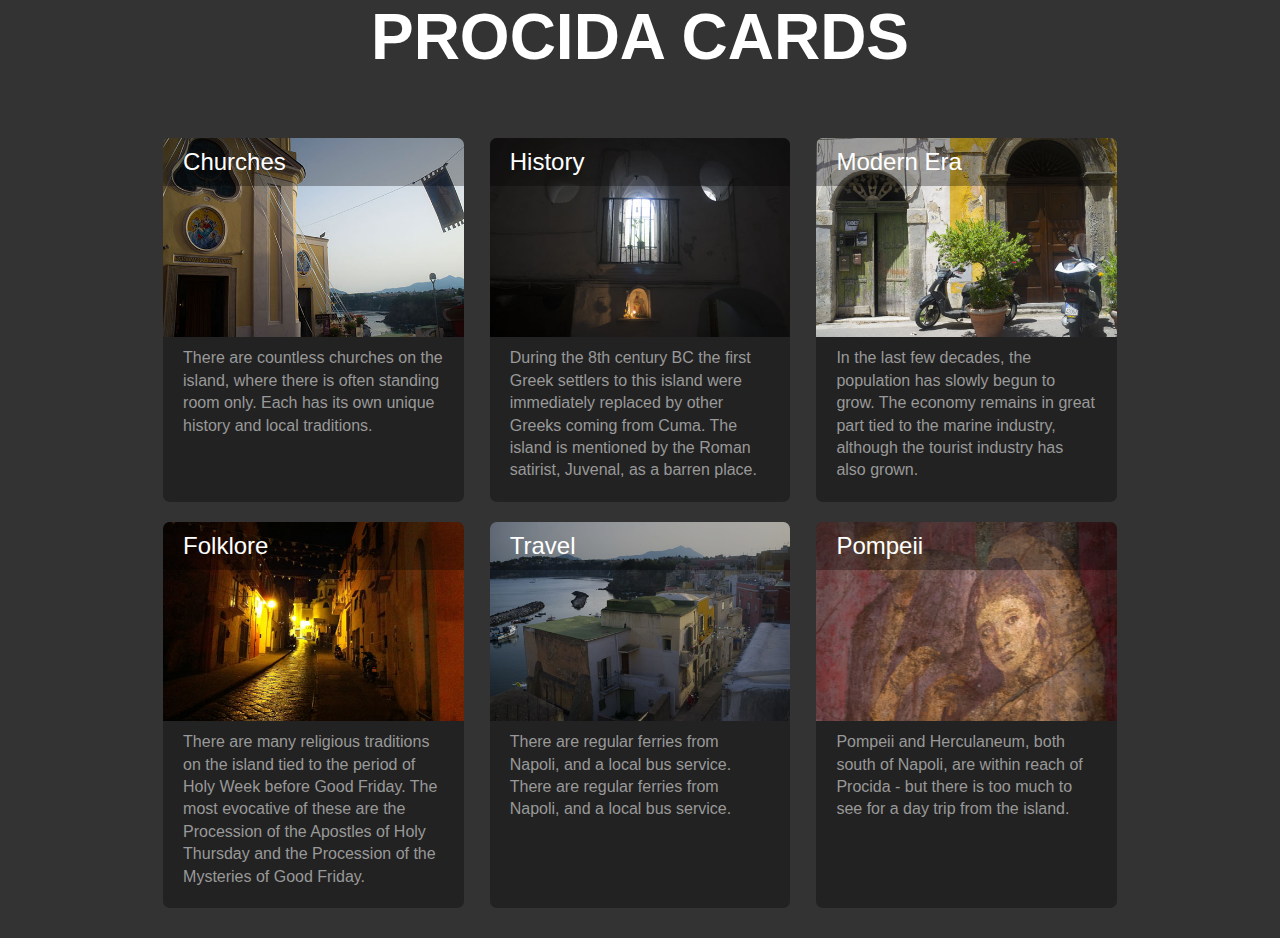
<file: index.html>
<!DOCTYPE html>
<html>

<head>
    <title>Procida Cards – minmax og auto-fit/auto-fill</title>
    <meta charset="utf-8">
    <meta name="viewport" content="width=device-width, initial-scale=1">
    <link rel="stylesheet" href="style.css">
    <link rel="stylesheet" href="cards.css">
</head>

<body>
    <header>
        <h1>PROCIDA CARDS</h1>
    </header>
    <main>
        <div class="cards">
            <!-- grid -->

            <article>
                <img class="article-img" src="images/church.jpg" alt="church." />
                <h2>Churches</h2>
                <p>There are countless churches on the island, where there is often standing room only. Each has its own
                    unique history and local traditions.</p>
            </article>

            <article>
                <img class="article-img" src="images/entrance.jpg" alt="entrance" />
                <h2>History</h2>
                <p>During the 8th century BC the first Greek settlers to this island were immediately replaced by other
                    Greeks coming from Cuma. The island is mentioned by the Roman satirist, Juvenal, as a barren
                    place.
                </p>
            </article>

            <article>
                <img class="article-img" src="images/modern.jpg" alt="modern" />
                <h2>Modern Era</h2>
                <p>In the last few decades, the population has slowly begun to grow. The economy remains in great part
                    tied to the marine industry, although the tourist industry has also grown.</p>
            </article>

            <article>
                <img class="article-img" src="images/street_night.jpg" alt="street_night" />
                <h2>Folklore</h2>
                <p>There are many religious traditions on the island tied to the period of Holy Week before Good Friday.
                    The most evocative of these are the Procession of the Apostles of Holy Thursday and the Procession
                    of the Mysteries of Good Friday.</p>
            </article>

            <article>
                <img class="article-img" src="images/travel.jpg" alt="panorama" />
                <h2>Travel</h2>
                <p>There are regular ferries from Napoli, and a local bus service. There are regular ferries from Napoli, and a local bus service.</p>
            </article>

            <article>
                <img class="article-img" src="images/pompeii.jpg" alt="Pompeii" />
                <h2>Pompeii</h2>
                <p>Pompeii and Herculaneum, both south of Napoli, are within reach of Procida - but there is too much to
                    see for a day trip from the island.</p>
            </article>

        </div>
    </main>
</body>

</html>
</file>
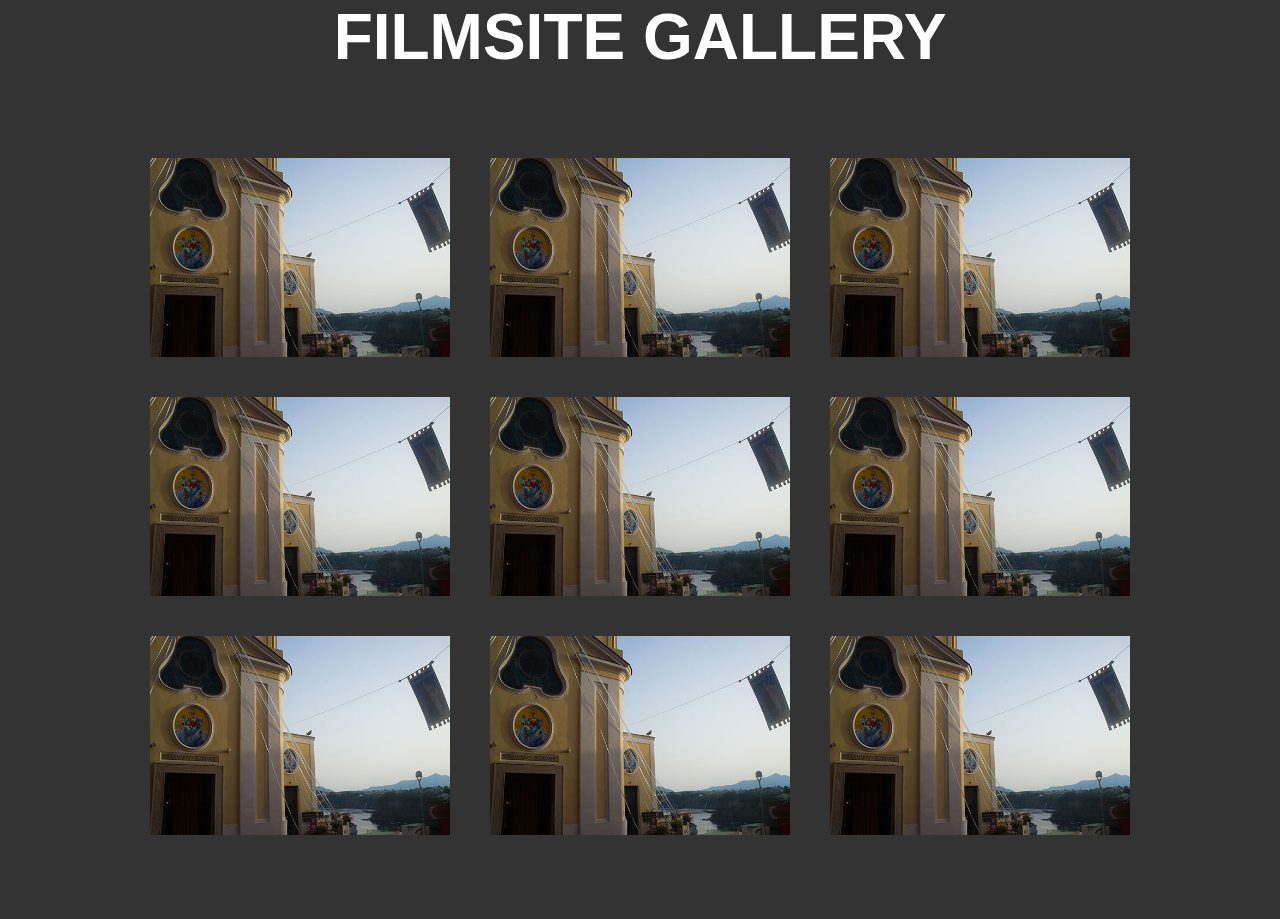
<file: gallery.html>
<!DOCTYPE html>
<html>

<head>
    <title>Procida Cards – minmax og auto-fit/auto-fill</title>
    <meta charset="utf-8">
    <meta name="viewport" content="width=device-width, initial-scale=1">
    <link rel="stylesheet" href="style.css">
    <link rel="stylesheet" href="gallery.css">
</head>

<body>
    <header>
        <h1>FILMSITE GALLERY</h1>
    </header>
    <main>
        <div class="gallery">
            <!-- grid -->
            <figure>
                <img src="images/church.jpg" alt="church." />
                <figcaption>billedetekst</figcaption>
            </figure>
            <figure>
                <img src="images/church.jpg" alt="church." />
                <figcaption>billedetekst</figcaption>
            </figure>
            <figure>
                <img src="images/church.jpg" alt="church." />
                <figcaption>billedetekst</figcaption>
            </figure>
            <figure>
                <img src="images/church.jpg" alt="church." />
                <figcaption>billedetekst</figcaption>
            </figure>
            <figure>
                <img src="images/church.jpg" alt="church." />
                <figcaption>billedetekst</figcaption>
            </figure>
            <figure>
                <img src="images/church.jpg" alt="church." />
                <figcaption>billedetekst</figcaption>
            </figure>
            <figure>
                <img src="images/church.jpg" alt="church." />
                <figcaption>billedetekst</figcaption>
            </figure>
            <figure>
                <img src="images/church.jpg" alt="church." />
                <figcaption>billedetekst</figcaption>
            </figure>
            <figure>
                <img src="images/church.jpg" alt="church." />
                <figcaption>billedetekst</figcaption>
            </figure>
        </div>
    </main>
</body>

</html>
</file>
<file: style.css>
@charset "UTF-8";

/* CSS Document */
* {
    margin: 0;
    padding: 0;
    box-sizing: border-box;
}

img {
    width: 100%;
    height: auto;
    display: block;
}

body {
    font-family: 'Quicksand', sans-serif;
    background-color: #333;
    color: #FFF;
}
p {
    padding-bottom: 1em;
}
h1 {
    color: #fff;
    font-size: 4em;
    text-align: center;
}
</file>
<file: cards.css>
/* Cards: -------------------------------------------------*/

.cards {
    display: grid;
    grid-template-columns: repeat(auto-fit, minmax(300px, 1fr));
    max-width: 960px;
    margin: 0 auto 30px;
    gap: 20px;
    margin-top: 4em;
}

article {
    margin: 0 1%;
    padding-bottom: 10px;
    border-radius: 7px;
    overflow: hidden;
    /* pga border-radius */
    background-color: #222;
    display: grid;
    grid-template-rows: repeat(1, auto);
    align-content: flex-start;
    align-items: flex-start;
}

article p {
    grid-row: 2/3;
    grid-column: 1/-1;
    padding: 10px 20px;
    line-height: 1.4;
    color: #999;
}

article img {
    grid-row: 1/2;
    grid-column: 1/-1;

}

article h2 {
    grid-row: 1/2;
    grid-column: 1/-1;
    order: 1;
    padding: 10px 20px;
    background-color: rgba(0, 0, 0, 0.3);
    color: white;
    font-weight: normal;
}

@media (max-width: 1024px) {

    .cards {
        padding: 3%;
    }
}
</file>
<file: gallery.css>
/* gallery */
.gallery {
    display: grid;
    grid-template-columns: repeat(auto-fit, minmax(300px, 1fr));
    max-width: 1020px;
    margin: 4em auto;
}

figure {
    display: grid;
    grid-template-rows: repeat(1, auto);
    align-content: flex-end;
    align-items: flex-end;
    padding: 20px;
}

figure img {
    grid-row: 1/2;
    grid-column: 1/-1;

}

figure figcaption {
    grid-row: 1/2;
    grid-column: 1/-1;
    order: 1;
    padding: 5px;
    background-color: rgba(0, 0, 0, 0.3);
    color: white;
    font-weight: 400;
    display: none;
}

figure:hover figcaption {
    display: unset;
}

@media (max-width: 1024px) {

    figure figcaption {
        display: unset;
    }
}
</file>
